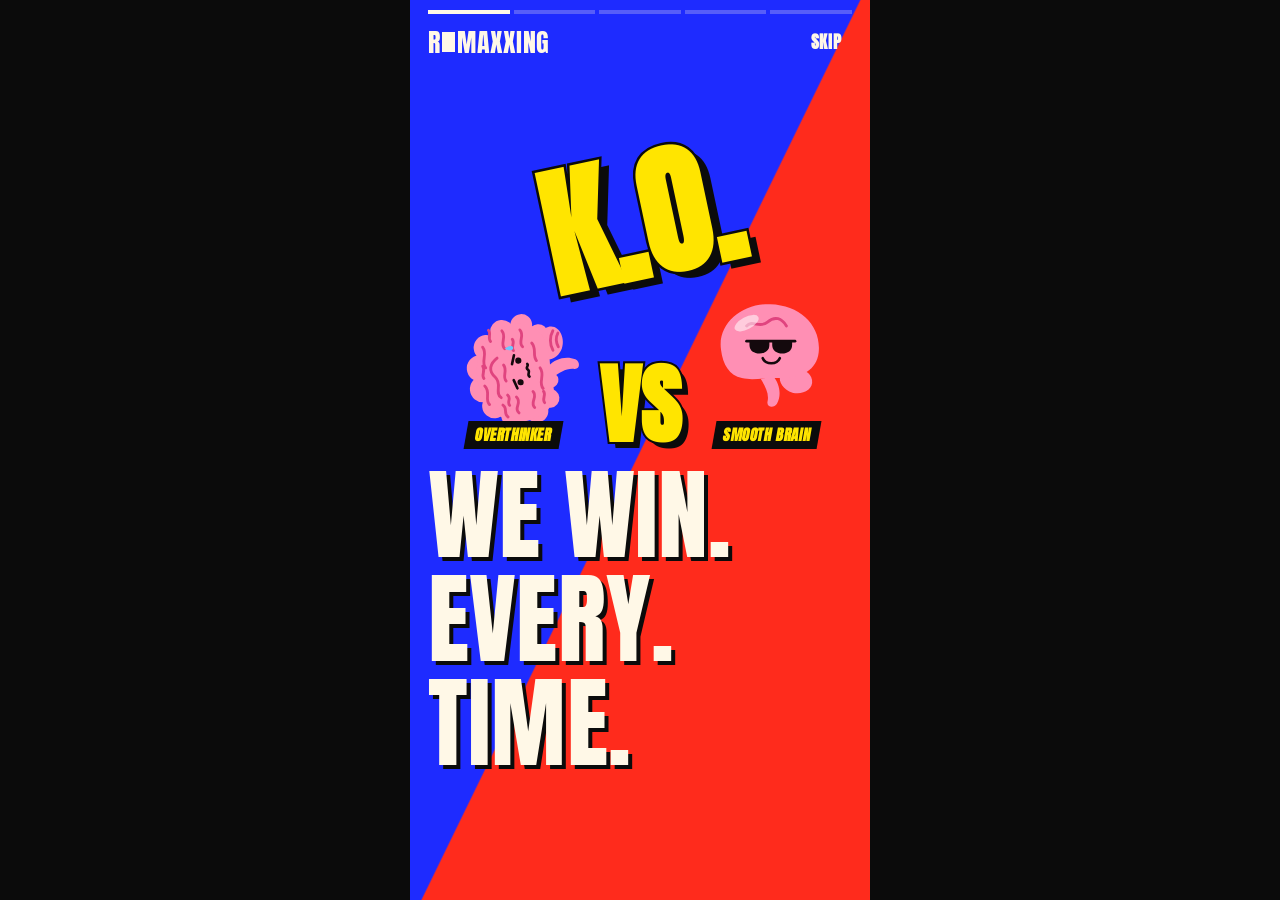
<file: index.html>
<!doctype html>
<html lang="en">
<head>
  <meta charset="utf-8">
  <meta name="viewport" content="width=device-width, initial-scale=1, viewport-fit=cover">
  <title>R-MAXXING</title>
  <meta name="description" content="Brother. How wrinkled is your brain? 7 questions. Don't think about it.">
  <meta name="robots" content="noindex">
  <meta name="theme-color" content="#0B0B0B">
  <meta property="og:title" content="Brother. How wrinkled is your brain?">
  <meta property="og:description" content="7 questions. Don't think about it.">
  <!-- Link previews need an absolute URL here once the domain is live. -->
  <meta property="og:url" content="https://corpslore.github.io/r-maxxing/">
  <meta property="og:image" content="https://corpslore.github.io/r-maxxing/assets/og.png">
  <meta name="twitter:card" content="summary_large_image">
  <link rel="manifest" href="manifest.webmanifest">
  <link rel="icon" href="assets/icons/icon-192.png">
  <link rel="apple-touch-icon" href="assets/icons/apple-touch-icon.png">
  <link rel="preload" href="assets/fonts/anton.woff2" as="font" type="font/woff2" crossorigin>
  <link rel="stylesheet" href="src/styles.css">
</head>
<body>
  <div id="app" class="app"></div>
  <div id="toast" class="toast" role="status" aria-live="polite"></div>
  <noscript>Brother. This needs JavaScript.</noscript>
  <script type="module" src="src/app.js"></script>
</body>
</html>
</file>
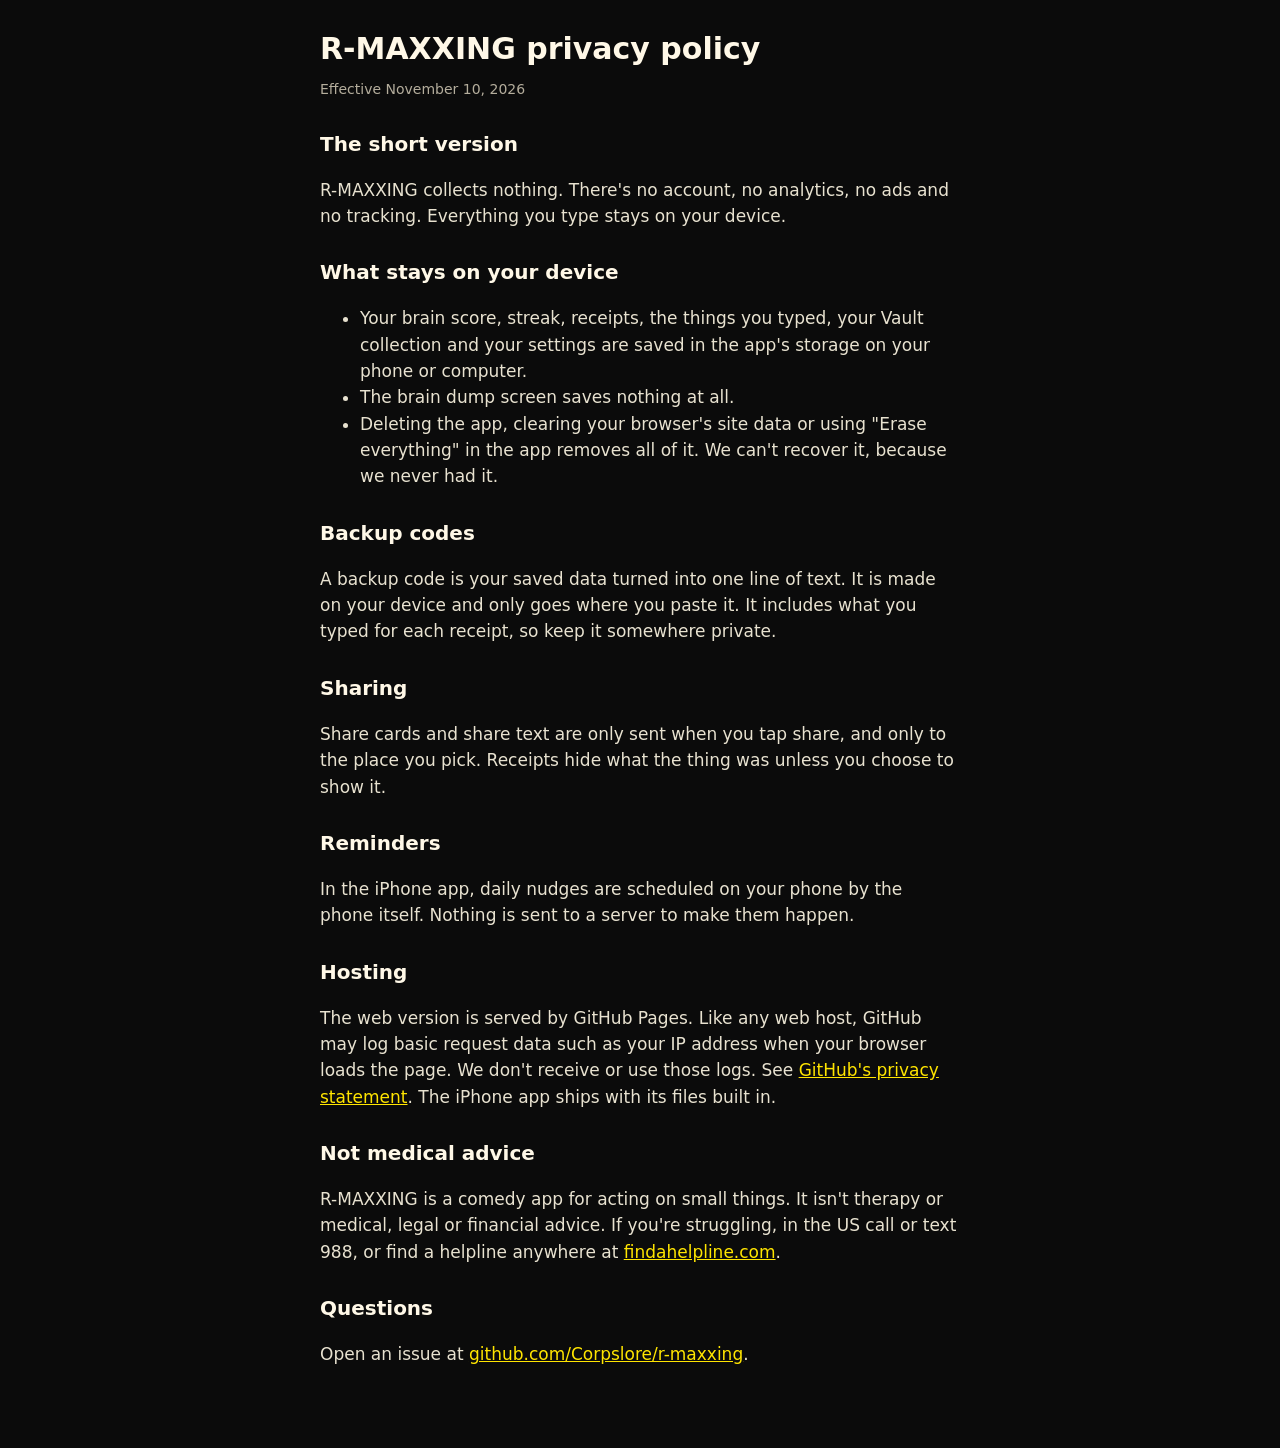
<file: privacy.html>
<!doctype html>
<html lang="en">
<head>
  <meta charset="utf-8">
  <meta name="viewport" content="width=device-width, initial-scale=1">
  <title>R-MAXXING privacy policy</title>
  <style>
    :root { color-scheme: dark; }
    body { margin: 0; background: #0B0B0B; color: #FFF8E7; font: 17px/1.55 system-ui, -apple-system, "Segoe UI", sans-serif; }
    main { max-width: 640px; margin: 0 auto; padding: 32px 16px 64px; }
    h1 { font-size: 30px; line-height: 1.1; margin: 0 0 6px; }
    h2 { font-size: 20px; margin: 28px 0 6px; }
    p, li { color: #E8E2D0; }
    .date { color: #B4AD9C; font-size: 14px; }
    a { color: #FFE500; }
  </style>
</head>
<body>
<main>
  <h1>R-MAXXING privacy policy</h1>
  <p class="date">Effective November 10, 2026</p>

  <h2>The short version</h2>
  <p>R-MAXXING collects nothing. There's no account, no analytics, no ads and no tracking. Everything you type stays on your device.</p>

  <h2>What stays on your device</h2>
  <ul>
    <li>Your brain score, streak, receipts, the things you typed, your Vault collection and your settings are saved in the app's storage on your phone or computer.</li>
    <li>The brain dump screen saves nothing at all.</li>
    <li>Deleting the app, clearing your browser's site data or using "Erase everything" in the app removes all of it. We can't recover it, because we never had it.</li>
  </ul>

  <h2>Backup codes</h2>
  <p>A backup code is your saved data turned into one line of text. It is made on your device and only goes where you paste it. It includes what you typed for each receipt, so keep it somewhere private.</p>

  <h2>Sharing</h2>
  <p>Share cards and share text are only sent when you tap share, and only to the place you pick. Receipts hide what the thing was unless you choose to show it.</p>

  <h2>Reminders</h2>
  <p>In the iPhone app, daily nudges are scheduled on your phone by the phone itself. Nothing is sent to a server to make them happen.</p>

  <h2>Hosting</h2>
  <p>The web version is served by GitHub Pages. Like any web host, GitHub may log basic request data such as your IP address when your browser loads the page. We don't receive or use those logs. See <a href="https://docs.github.com/en/site-policy/privacy-policies/github-general-privacy-statement">GitHub's privacy statement</a>. The iPhone app ships with its files built in.</p>

  <h2>Not medical advice</h2>
  <p>R-MAXXING is a comedy app for acting on small things. It isn't therapy or medical, legal or financial advice. If you're struggling, in the US call or text 988, or find a helpline anywhere at <a href="https://findahelpline.com">findahelpline.com</a>.</p>

  <h2>Questions</h2>
  <p>Open an issue at <a href="https://github.com/Corpslore/r-maxxing/issues">github.com/Corpslore/r-maxxing</a>.</p>
</main>
</body>
</html>
</file>
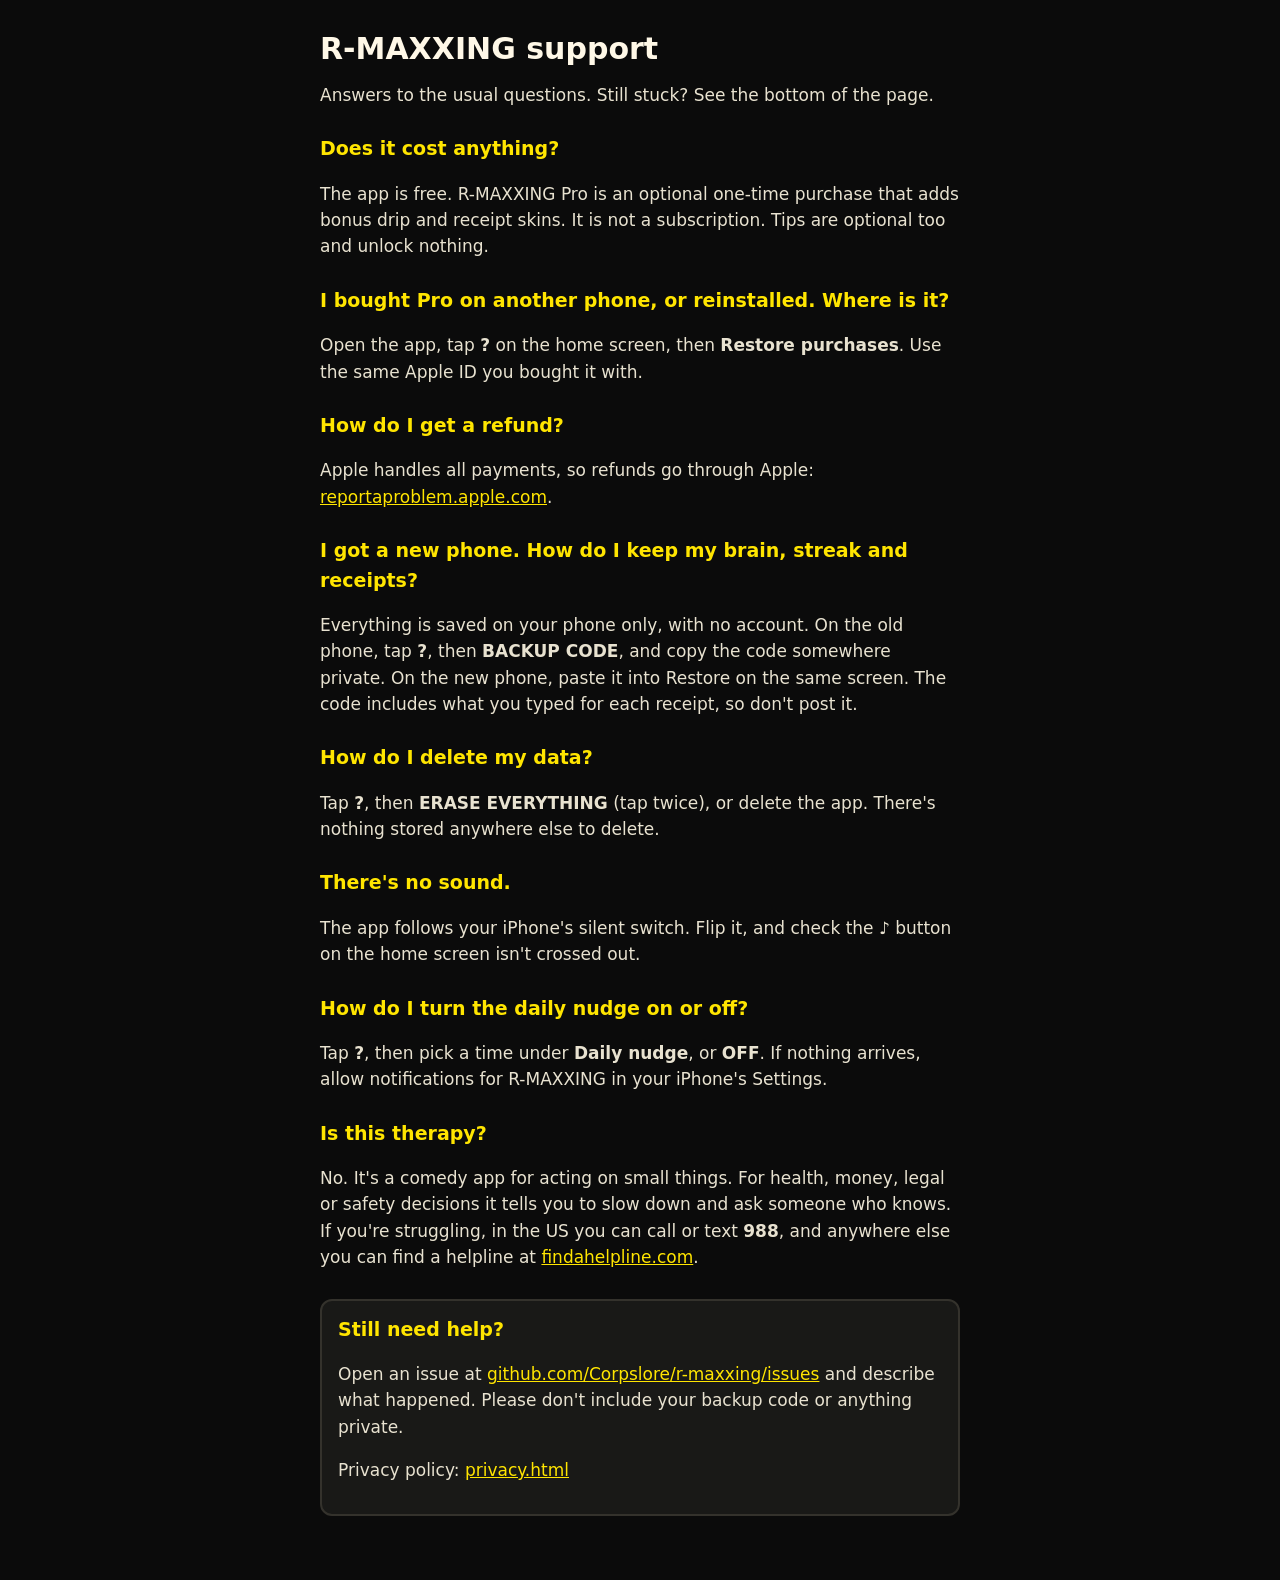
<file: support.html>
<!doctype html>
<html lang="en">
<head>
  <meta charset="utf-8">
  <meta name="viewport" content="width=device-width, initial-scale=1">
  <title>R-MAXXING support</title>
  <style>
    :root { color-scheme: dark; }
    body { margin: 0; background: #0B0B0B; color: #FFF8E7; font: 17px/1.55 system-ui, -apple-system, "Segoe UI", sans-serif; }
    main { max-width: 640px; margin: 0 auto; padding: 32px 16px 64px; }
    h1 { font-size: 30px; line-height: 1.1; margin: 0 0 6px; }
    h2 { font-size: 19px; margin: 26px 0 4px; color: #FFE500; }
    p, li { color: #E8E2D0; }
    a { color: #FFE500; }
    .box { margin-top: 28px; padding: 14px 16px; border-radius: 12px; background: #191917; border: 2px solid #34322C; }
  </style>
</head>
<body>
<main>
  <h1>R-MAXXING support</h1>
  <p>Answers to the usual questions. Still stuck? See the bottom of the page.</p>

  <h2>Does it cost anything?</h2>
  <p>The app is free. R-MAXXING Pro is an optional one-time purchase that adds bonus drip and receipt skins. It is not a subscription. Tips are optional too and unlock nothing.</p>

  <h2>I bought Pro on another phone, or reinstalled. Where is it?</h2>
  <p>Open the app, tap <b>?</b> on the home screen, then <b>Restore purchases</b>. Use the same Apple ID you bought it with.</p>

  <h2>How do I get a refund?</h2>
  <p>Apple handles all payments, so refunds go through Apple: <a href="https://reportaproblem.apple.com">reportaproblem.apple.com</a>.</p>

  <h2>I got a new phone. How do I keep my brain, streak and receipts?</h2>
  <p>Everything is saved on your phone only, with no account. On the old phone, tap <b>?</b>, then <b>BACKUP CODE</b>, and copy the code somewhere private. On the new phone, paste it into Restore on the same screen. The code includes what you typed for each receipt, so don't post it.</p>

  <h2>How do I delete my data?</h2>
  <p>Tap <b>?</b>, then <b>ERASE EVERYTHING</b> (tap twice), or delete the app. There's nothing stored anywhere else to delete.</p>

  <h2>There's no sound.</h2>
  <p>The app follows your iPhone's silent switch. Flip it, and check the ♪ button on the home screen isn't crossed out.</p>

  <h2>How do I turn the daily nudge on or off?</h2>
  <p>Tap <b>?</b>, then pick a time under <b>Daily nudge</b>, or <b>OFF</b>. If nothing arrives, allow notifications for R-MAXXING in your iPhone's Settings.</p>

  <h2>Is this therapy?</h2>
  <p>No. It's a comedy app for acting on small things. For health, money, legal or safety decisions it tells you to slow down and ask someone who knows. If you're struggling, in the US you can call or text <b>988</b>, and anywhere else you can find a helpline at <a href="https://findahelpline.com">findahelpline.com</a>.</p>

  <div class="box">
    <h2 style="margin-top:0">Still need help?</h2>
    <p>Open an issue at <a href="https://github.com/Corpslore/r-maxxing/issues">github.com/Corpslore/r-maxxing/issues</a> and describe what happened. Please don't include your backup code or anything private.</p>
    <p>Privacy policy: <a href="privacy.html">privacy.html</a></p>
  </div>
</main>
</body>
</html>
</file>
<file: src/styles.css>
@font-face {
  font-family: "Anton";
  src: url("../assets/fonts/anton.woff2") format("woff2");
  font-weight: 400;
  font-display: swap;
}
@font-face {
  font-family: "Bricolage Grotesque";
  src: url("../assets/fonts/bricolage.woff2") format("woff2");
  font-weight: 200 800;
  font-display: swap;
}
@font-face {
  font-family: "DM Mono";
  src: url("../assets/fonts/dm-mono-500.woff2") format("woff2");
  font-weight: 500;
  font-display: swap;
}

/* One rule for the loudness: one giant idea per screen, and nothing else fighting it. */
:root {
  --black: #0B0B0B;
  --white: #FFF8E7;
  --sun: #FFE500;
  --pink: #FF3D8B;
  --red: #FF2B1C;
  --bg: var(--black);
  --fg: var(--white);
  --mute: #B4AD9C;
  --line: #34322C;
  --raised: #191917;
  --btn-bg: var(--white);
  --btn-fg: var(--black);
  --btn-sh: #7E786A;
  --mega-bg: var(--red);
  --mega-fg: #fff;
  --mega-sh: #8E0F06;
  --safe-b: env(safe-area-inset-bottom, 0px);
  --safe-t: env(safe-area-inset-top, 0px);
  color-scheme: dark;
}
[data-tone="sun"] { --bg: #FFE500; --fg: #0B0B0B; --mute: #4F4800; --line: #0B0B0B; --raised: #FFF27A; --btn-bg: #0B0B0B; --btn-fg: #FFE500; --btn-sh: #7A6E00; --mega-bg: #FF2B1C; --mega-fg: #fff; --mega-sh: #8E0F06; color-scheme: light; }
[data-tone="pink"] { --bg: #FF3D8B; --fg: #0B0B0B; --mute: #4D0B28; --line: #0B0B0B; --raised: #FF74AB; --btn-bg: #0B0B0B; --btn-fg: #FFE500; --btn-sh: #8F1E4D; --mega-bg: #FFE500; --mega-fg: #0B0B0B; --mega-sh: #8F8100; color-scheme: light; }
[data-tone="blue"] { --bg: #1E2BFF; --fg: #FFF8E7; --mute: #CDD1FF; --line: #FFF8E7; --raised: #3743FF; --btn-bg: #FFF8E7; --btn-fg: #0B0B0B; --btn-sh: #8A8FD0; --mega-bg: #FFE500; --mega-fg: #0B0B0B; --mega-sh: #8F8100; }
[data-tone="lime"] { --bg: #7CFF4F; --fg: #0B0B0B; --mute: #2C5C1A; --line: #0B0B0B; --raised: #B4FF97; --btn-bg: #0B0B0B; --btn-fg: #7CFF4F; --btn-sh: #3E8A24; --mega-bg: #FF3D8B; --mega-fg: #0B0B0B; --mega-sh: #8F1E4D; color-scheme: light; }
[data-tone="orange"] { --bg: #FF7A00; --fg: #0B0B0B; --mute: #5C2C00; --line: #0B0B0B; --raised: #FFA64D; --btn-bg: #0B0B0B; --btn-fg: #FF7A00; --btn-sh: #8A4200; --mega-bg: #FFE500; --mega-fg: #0B0B0B; --mega-sh: #8F8100; color-scheme: light; }
[data-tone="calm"] { --bg: #15171A; --fg: #F0EFEA; --mute: #B0B2B6; --line: #3A3D42; --raised: #1F2226; --btn-bg: #F0EFEA; --btn-fg: #15171A; --btn-sh: transparent; }

* { box-sizing: border-box; -webkit-tap-highlight-color: transparent; }
html, body { margin: 0; height: 100%; }
html { background: var(--bg); }
body {
  background: var(--bg);
  color: var(--fg);
  font-family: "Bricolage Grotesque", system-ui, -apple-system, "Segoe UI", sans-serif;
  font-size: 18px;
  line-height: 1.35;
  font-weight: 700;
  -webkit-font-smoothing: antialiased;
  overscroll-behavior: none;
  overflow-x: hidden;
}
button, textarea { font: inherit; color: inherit; }
button { background: none; border: 0; padding: 0; cursor: pointer; touch-action: manipulation; }
h1, h2, h3, p { margin: 0; }
h1:focus { outline: none; }
:focus-visible { outline: 3px solid var(--pink); outline-offset: 3px; border-radius: 6px; }

/* Clip sideways only: a headline slamming in at 2.4x is ~850px wide for a frame, and on a phone that widens the
   whole page (body's overflow-x alone doesn't stop it). clip, unlike hidden, leaves vertical scrolling alone. */
.app { max-width: 460px; min-height: 100dvh; margin: 0 auto; display: flex; flex-direction: column; overflow-x: clip; }
.shake { animation: shake .42s cubic-bezier(.36, .07, .19, .97); }
@keyframes shake {
  10%, 90% { transform: translate(-3px, 1px) rotate(-.4deg); }
  20%, 80% { transform: translate(6px, -2px) rotate(.6deg); }
  30%, 50%, 70% { transform: translate(-11px, 3px) rotate(-1deg); }
  40%, 60% { transform: translate(11px, -3px) rotate(1deg); }
}

.screen {
  flex: 1;
  display: flex;
  flex-direction: column;
  padding: 12px 18px 14px;
  animation: rise .18s ease both;
}
@keyframes rise { from { opacity: 0; transform: translateY(6px); } to { opacity: 1; transform: none; } }

/* ---------- big type ---------- */
.fit { width: 100%; font-family: "Anton", Impact, sans-serif; font-weight: 400; text-transform: uppercase; }
.fit > span { display: block; width: max-content; white-space: nowrap; line-height: 1.04; letter-spacing: .002em; }
.fit-center > span { margin-inline: auto; }
.slam > span { animation: slam .34s cubic-bezier(.2, 1.5, .4, 1) both; animation-delay: calc(var(--i, 0) * 80ms); transform-origin: left center; }
.fit-center.slam > span { transform-origin: center; }
@keyframes slam { 0% { opacity: 0; transform: scale(2.4) rotate(-3deg); } 100% { opacity: 1; transform: none; } }

.sub { color: var(--mute); margin-top: 12px; font-size: 18px; text-wrap: pretty; }
.eyebrow { font-family: "DM Mono", ui-monospace, monospace; font-weight: 500; font-size: 13px; letter-spacing: .04em; text-transform: uppercase; color: var(--mute); }
.center-text { text-align: center; }
.plain { font-size: 34px; line-height: 1.1; font-weight: 800; letter-spacing: -.02em; }

/* ---------- logo ---------- */
.wordmark { display: inline-flex; align-items: center; font-family: "Anton", Impact, sans-serif; font-weight: 400; font-size: 32px; line-height: 1; letter-spacing: .01em; }
.cbar { display: inline-block; width: .5em; height: .78em; margin: 0 .08em; background: currentColor; }

/* ---------- buttons ---------- */
.btn {
  display: block;
  width: 100%;
  min-height: 62px;
  padding: 14px 20px;
  border-radius: 14px;
  background: var(--btn-bg);
  color: var(--btn-fg);
  box-shadow: 0 5px 0 var(--btn-sh);
  font-family: "Anton", Impact, sans-serif;
  font-weight: 400;
  font-size: 24px;
  line-height: 1.1;
  letter-spacing: .015em;
  text-align: center;
  text-transform: uppercase;
  transition: transform .08s ease, box-shadow .08s ease;
}
.btn:active { transform: translateY(4px); box-shadow: 0 1px 0 var(--btn-sh); }
.btn[disabled] { opacity: .25; cursor: default; }
.btn.ghost { background: transparent; color: var(--fg); box-shadow: inset 0 0 0 3px var(--fg); }
.btn.ghost:active { transform: translateY(2px); box-shadow: inset 0 0 0 3px var(--fg); }
.btn + .btn, .btn + .link { margin-top: 12px; }
.mega {
  min-height: 78px;
  font-size: 29px;
  background: var(--mega-bg);
  color: var(--mega-fg);
  box-shadow: 0 8px 0 var(--mega-sh);
  margin-bottom: 8px;
}
.mega:active { transform: translateY(6px); box-shadow: 0 2px 0 var(--mega-sh); }
a.btn { text-decoration: none; }
.link { display: block; margin: 12px auto 0; padding: 8px 10px; color: var(--mute); font-size: 16px; text-decoration: underline; text-underline-offset: 3px; }
.choice {
  display: block;
  width: 100%;
  min-height: 60px;
  padding: 13px 18px;
  border-radius: 14px;
  background: var(--raised);
  box-shadow: inset 0 0 0 3px var(--line);
  text-align: left;
  font-family: "Anton", Impact, sans-serif;
  font-weight: 400;
  font-size: 22px;
  line-height: 1.15;
  letter-spacing: .015em;
  text-transform: uppercase;
  transition: transform .08s ease;
}
.choice:active { transform: scale(.97) rotate(-.6deg); }
.choice + .choice { margin-top: 10px; }
.choice.soft { font-family: "Bricolage Grotesque", sans-serif; font-weight: 800; font-size: 18px; letter-spacing: -.01em; text-transform: none; }
.pair { display: grid; grid-template-columns: 1fr 1fr; gap: 10px; }
.pair .btn { margin: 0; }

/* ---------- steps ---------- */
.step { flex: 1; display: flex; flex-direction: column; padding: calc(8px + var(--safe-t)) 18px calc(16px + var(--safe-b)); animation: rise .18s ease both; min-height: 100dvh; }
.step-top { display: flex; align-items: center; gap: 8px; height: 44px; margin-bottom: 14px; flex: none; }
.icon { width: 44px; height: 44px; font-size: 26px; line-height: 1; flex: none; font-weight: 800; }
.bar { flex: 1; height: 8px; background: color-mix(in srgb, var(--fg) 16%, transparent); overflow: hidden; }
.bar i { display: block; height: 100%; background: var(--fg); transition: width .25s ease; }
.step-body { flex: 1; min-width: 0; }
.step-body.center { display: flex; flex-direction: column; justify-content: center; }
.step-foot { padding-top: 16px; }
.inline-foot { margin-top: 18px; }

.field {
  display: block;
  width: 100%;
  margin-top: 18px;
  padding: 0 0 10px;
  border: 0;
  border-bottom: 5px solid var(--fg);
  border-radius: 0;
  background: transparent;
  font-size: 28px;
  line-height: 1.2;
  font-weight: 800;
  letter-spacing: -.02em;
  resize: none;
  outline: none;
  caret-color: var(--pink);
}
.field::placeholder { color: var(--mute); opacity: .55; }
.chips { display: flex; flex-wrap: wrap; gap: 8px; margin-top: 20px; }
.chip { padding: 10px 14px; border-radius: 999px; background: var(--raised); box-shadow: inset 0 0 0 2px var(--line); font-size: 15px; font-weight: 800; }
.choices { margin-top: 20px; }
.choices.two { display: grid; grid-template-columns: 1fr 1fr; gap: 10px; }
.choices.two .choice { margin: 0; font-size: 20px; }

/* ---------- fast lane and drafts ---------- */
.chip.on { background: var(--fg); color: var(--bg); box-shadow: none; }
.draft-card {
  display: grid;
  grid-template-columns: 1fr auto;
  gap: 2px 12px;
  align-items: center;
  width: 100%;
  margin-top: 16px;
  padding: 12px 14px;
  border-radius: 14px;
  background: var(--sun);
  color: #0B0B0B;
  text-align: left;
}
.draft-card .eyebrow { color: #4F4800; }
.draft-card strong { grid-column: 1; font-family: "Anton", Impact, sans-serif; font-weight: 400; font-size: 24px; letter-spacing: .02em; }
.draft-card .tag { grid-column: 2; grid-row: 1 / span 2; font-family: "Anton", Impact, sans-serif; font-size: 20px; padding: 7px 12px; border-radius: 10px; background: #0B0B0B; color: #FFE500; }
.dread-row { margin-top: 18px; }
.dread-pills { display: grid; grid-template-columns: repeat(4, 1fr); gap: 6px; margin-top: 8px; }
.pill-btn { min-height: 44px; border-radius: 10px; box-shadow: inset 0 0 0 2px var(--line); font-family: "Anton", Impact, sans-serif; font-size: 15px; letter-spacing: .03em; }
.pill-btn[aria-pressed="true"] { background: var(--pink); color: #0B0B0B; box-shadow: none; }
/* One swipeable row, so the send button stays on screen. */
.draft-kinds { margin: 12px -18px 0; padding: 2px 18px 4px; flex-wrap: nowrap; overflow-x: auto; scrollbar-width: none; }
.draft-kinds::-webkit-scrollbar { display: none; }
.draft-kinds .chip { flex: none; font-family: "Anton", Impact, sans-serif; font-weight: 400; font-size: 14px; letter-spacing: .03em; padding: 8px 11px; }
.name-field { display: block; width: 100%; margin-top: 14px; padding: 10px 12px; border: 0; border-radius: 10px; background: var(--raised); box-shadow: inset 0 0 0 2px var(--line); color: var(--fg); font: 700 17px "Bricolage Grotesque", system-ui, sans-serif; outline: none; }
.name-field:focus, .draft-box:focus { box-shadow: inset 0 0 0 3px var(--pink); }
.draft-box { display: block; width: 100%; margin-top: 10px; padding: 12px; border: 0; border-radius: 12px; background: #FFFDF5; color: #0B0B0B; font: 600 18px/1.4 "Bricolage Grotesque", system-ui, sans-serif; resize: vertical; outline: none; }
.draft-tools { display: flex; flex-wrap: wrap; justify-content: flex-end; gap: 0 14px; }
.draft-tools .link { margin: 4px 0 0; font-size: 15px; }
.draft-tools .link.on { color: var(--fg); font-weight: 800; }
.words-link { margin-top: 14px; text-align: left; margin-left: 0; }
.draft-note { margin-top: 4px; font-weight: 800; font-size: 15px; color: var(--pink); }
.step-foot .pair { margin-top: 12px; }
.step-foot .pair .btn { min-height: 52px; font-size: 19px; display: flex; align-items: center; justify-content: center; text-decoration: none; }
.draft-mini { margin: 14px auto 0; max-width: 340px; padding: 10px 12px; border-radius: 12px; background: rgba(11, 11, 11, .08); font-size: 15px; font-weight: 600; text-align: left; user-select: text; }
.draft-mini .link { margin: 4px 0 0; padding: 4px 0; }

/* ---------- ticker ---------- */
.ticker { flex: none; overflow: hidden; background: var(--sun); color: var(--black); font-family: "Anton", Impact, sans-serif; font-size: 16px; line-height: 30px; height: 30px; letter-spacing: .03em; text-transform: uppercase; padding-top: var(--safe-t); box-sizing: content-box; }
.ticker > div { display: inline-block; white-space: nowrap; animation: ticker 70s linear infinite; }
@keyframes ticker { to { transform: translateX(-50%); } }

/* ---------- home ---------- */
.top { display: flex; align-items: center; justify-content: space-between; min-height: 40px; }
.top .wordmark { font-size: 38px; }
.top-actions { display: flex; gap: 8px; }
.mini { width: 36px; height: 36px; border-radius: 10px; box-shadow: inset 0 0 0 2px var(--line); color: var(--fg); font-weight: 800; }
.mini.is-off { color: var(--mute); text-decoration: line-through; }
.hero { flex: 1; display: flex; flex-direction: column; align-items: center; justify-content: center; text-align: center; padding: 2px 0 12px; min-height: 240px; }
.hero-brain { position: relative; width: min(52vw, 196px); }
.brain { display: block; width: 100%; height: auto; overflow: visible; }
.wobble { animation: wobble 2.4s ease-in-out infinite; transform-origin: 50% 80%; }
@keyframes wobble { 0%, 100% { transform: rotate(-3deg); } 50% { transform: rotate(3deg) translateY(-3px); } }
.sticker { position: absolute; right: -44px; top: -6px; width: 84px; height: 84px; animation: spin 11s linear infinite; }
.sticker circle { fill: var(--pink); }
.sticker text { font-family: "Anton", Impact, sans-serif; font-size: 13.6px; letter-spacing: .03em; fill: #0B0B0B; }
@keyframes spin { to { transform: rotate(360deg); } }
.score { font-family: "Anton", Impact, sans-serif; font-weight: 400; font-size: 58px; line-height: 1; margin-top: 8px; }
.score small { font-size: 21px; letter-spacing: .02em; }
.stat-bars { width: 100%; display: grid; grid-template-columns: 1fr 1fr; gap: 12px; margin-top: 10px; }
.stat-bar b { display: block; font-family: "Anton", Impact, sans-serif; font-weight: 400; font-size: 17px; letter-spacing: .03em; text-align: left; }
.stat-bar span { display: block; height: 9px; background: color-mix(in srgb, var(--fg) 16%, transparent); margin-top: 3px; }
.stat-bar i { display: block; height: 100%; background: var(--fg); transition: width .6s ease; }
.stat-bar:first-child i { background: var(--pink); }
[data-tone="sun"] .stat-bar i, [data-tone="sun"] .stat-bar:first-child i { background: #0B0B0B; }
.daily {
  display: grid;
  grid-template-columns: 1fr auto;
  gap: 2px 12px;
  align-items: center;
  width: 100%;
  margin-top: 8px;
  padding: 11px 14px;
  border-radius: 14px;
  background: var(--raised);
  box-shadow: inset 0 0 0 3px var(--line);
  text-align: left;
}
.daily strong { grid-column: 1; font-size: 17px; font-weight: 800; line-height: 1.15; letter-spacing: -.01em; }
.daily .tag { grid-column: 2; grid-row: 1 / span 2; font-family: "Anton", Impact, sans-serif; font-weight: 400; font-size: 20px; padding: 7px 12px; border-radius: 10px; background: var(--sun); color: #0B0B0B; }
.daily.done { opacity: .6; }
.daily.done .tag { background: transparent; color: var(--mute); box-shadow: inset 0 0 0 2px var(--line); }
.home-links { display: grid; grid-template-columns: 1fr 1fr; gap: 10px; margin-top: 10px; }
.mini-link { min-height: 42px; border-radius: 12px; font-family: "Anton", Impact, sans-serif; font-weight: 400; font-size: 18px; letter-spacing: .03em; color: var(--sun); box-shadow: inset 0 0 0 3px var(--sun); }

.brain .b-body, .brain .b-lobe { fill: #FF8FB4; }
.brain .b-lobe { transform-box: fill-box; transform-origin: center; transition: transform .9s cubic-bezier(.3, 1.4, .5, 1); }
.brain .b-fold { fill: none; stroke: #E0447F; stroke-width: 6; stroke-linecap: round; stroke-dasharray: 1; transition: stroke-dashoffset .7s ease, opacity .15s ease .6s; }
.brain .b-fold.off { opacity: 0; } /* A zero-length dash with a round cap still draws a dot. */
.brain .b-stripes { fill: none; stroke: #E0447F; stroke-width: 6; stroke-linecap: round; transition: opacity .5s ease; }
.brain .b-shine { fill: #fff; transition: opacity .9s ease; }
.brain .b-face { fill: #14090D; }
.brain .b-lines { fill: none; stroke: #14090D; stroke-width: 5.5; stroke-linecap: round; stroke-linejoin: round; }
.brain .b-bar { fill: none; stroke: #14090D; stroke-width: 6; stroke-linecap: round; }
.brain .b-drop { fill: #6CC8FF; }
.brain .b-shades { animation: shades-drop .5s cubic-bezier(.3, 1.6, .5, 1) both; }
@keyframes shades-drop { from { transform: translateY(-110px); opacity: 0; } to { transform: none; opacity: 1; } }
.boing { animation: boing .7s cubic-bezier(.3, 1.6, .5, 1); }
@keyframes boing { 0% { transform: scale(1); } 30% { transform: scale(1.14, .88); } 60% { transform: scale(.95, 1.06); } 100% { transform: scale(1); } }

/* ---------- tabs ---------- */
.tabs { position: sticky; bottom: 0; display: grid; grid-template-columns: repeat(4, 1fr); padding: 4px 12px calc(4px + var(--safe-b)); background: var(--bg); border-top: 3px solid var(--line); z-index: 2; }
.tab { min-height: 46px; color: var(--mute); font-family: "Anton", Impact, sans-serif; font-weight: 400; font-size: 19px; letter-spacing: .03em; }
.tab[aria-current="page"] { color: var(--sun); }

/* ---------- the opener ---------- */
.intro { position: relative; min-height: 100dvh; display: flex; flex-direction: column; padding: calc(10px + var(--safe-t)) 18px calc(16px + var(--safe-b)); overflow: hidden; }
.stories { display: flex; gap: 4px; height: 4px; flex: none; }
.stories i { flex: 1; position: relative; overflow: hidden; background: color-mix(in srgb, var(--fg) 25%, transparent); }
.stories i.done::after, .stories i.now::after { content: ''; position: absolute; inset: 0; background: var(--fg); }
.stories i.now::after { transform-origin: left; animation: story var(--dur) linear both; }
.stories.hold i.now::after { animation: none; transform: scaleX(.5); }
@keyframes story { from { transform: scaleX(0); } to { transform: scaleX(1); } }
.intro-top { display: flex; justify-content: space-between; align-items: center; margin-top: 10px; min-height: 36px; position: relative; z-index: 4; }
.intro-top .wordmark { font-size: 26px; }
.intro-skip { font-family: "Anton", Impact, sans-serif; font-size: 17px; letter-spacing: .05em; padding: 6px 10px; }
.intro-body { flex: 1; display: flex; flex-direction: column; justify-content: center; gap: 14px; padding: 8px 0; }
.tap-zone { position: absolute; inset: 64px 0 0; z-index: 3; cursor: pointer; }
.fit.stage2 > span { animation-delay: calc(1.3s + var(--i, 0) * 90ms); }
.intro-foot { font-size: 15px; font-weight: 800; opacity: .85; animation: rise .3s 2.6s ease both; }
.intro-cta { margin-top: 6px; }
.intro-links { display: flex; justify-content: space-between; gap: 12px; }
.intro-links .link { margin: 6px 0 0; padding: 8px 2px; font-size: 14.5px; white-space: nowrap; }

/* Card 1: the fight */
.intro-vs { background: linear-gradient(116deg, #1E2BFF 0 50%, #FF2B1C 50.2% 100%); color: #FFF8E7; }
.vs-scene { position: relative; display: grid; grid-template-columns: 1fr auto 1fr; align-items: end; min-height: min(36vh, 280px); padding-top: 70px; }
.fighter { display: flex; flex-direction: column; align-items: center; gap: 10px; }
.f-brain { width: min(30vw, 128px); }
.fighter.left .f-brain { animation: ko-fall .6s 1.25s cubic-bezier(.5, 0, .8, .4) both; }
.fighter.right .f-brain { animation: bob .45s ease-in-out infinite alternate; }
@keyframes ko-fall { to { transform: rotate(-96deg) translate(-26px, 6px); } }
@keyframes bob { to { transform: translateY(-8px); } }
.plate { font-family: "Anton", Impact, sans-serif; font-size: 15px; letter-spacing: .04em; background: #0B0B0B; color: #FFE500; padding: 4px 9px; transform: skewX(-10deg); }
.vs-mark { font-family: "Anton", Impact, sans-serif; font-size: 88px; line-height: 1; color: #FFE500; -webkit-text-stroke: 4px #0B0B0B; paint-order: stroke fill; text-shadow: 6px 6px 0 #0B0B0B; animation: vs-in .45s cubic-bezier(.2, 1.6, .4, 1) both; }
@keyframes vs-in { from { opacity: 0; transform: scale(3) rotate(-20deg); } to { opacity: 1; transform: none; } }
.ko { position: absolute; left: 50%; top: 18%; font-family: "Anton", Impact, sans-serif; font-size: clamp(96px, 32vw, 140px); line-height: 1; color: #FFE500; -webkit-text-stroke: 5px #0B0B0B; paint-order: stroke fill; text-shadow: 8px 8px 0 #0B0B0B; pointer-events: none; animation: ko-in .4s 1.15s cubic-bezier(.2, 1.6, .4, 1) both; }
@keyframes ko-in { from { opacity: 0; transform: translate(-50%, -50%) rotate(-12deg) scale(3); } to { opacity: 1; transform: translate(-50%, -50%) rotate(-12deg); } }
.intro-vs .fit > span { animation-delay: calc(1.5s + var(--i, 0) * 110ms); text-shadow: 4px 4px 0 #0B0B0B; }

/* Card 2: the spiral */
.spiral-wrap { position: relative; width: min(58vw, 230px); aspect-ratio: 1; margin: 0 auto; }
.spiral { position: absolute; inset: 0; width: 100%; height: 100%; animation: spin 1.4s linear infinite; }
.spiral path { fill: none; stroke: #0B0B0B; stroke-width: 7; stroke-linecap: round; }
.spiral-brain { position: absolute; inset: 24%; animation: spin 2.8s linear infinite reverse; }

/* Card 3: Everest */
.everest { position: relative; width: 100%; max-width: 380px; margin: 0 auto; aspect-ratio: 360 / 220; }
.everest svg { width: 100%; height: 100%; overflow: visible; }
.everest .flag { transform-box: fill-box; transform-origin: bottom center; animation: flag-up .35s 2.3s cubic-bezier(.2, 1.6, .4, 1) both; }
@keyframes flag-up { from { transform: scaleY(0); } to { transform: none; } }
.climber { position: absolute; width: 13%; left: 17%; top: 92%; transform: translate(-50%, -100%); animation: climb 2.3s cubic-bezier(.4, 0, .6, 1) both; }
@keyframes climb {
  0% { left: 17%; top: 92%; }
  25% { left: 27%; top: 70%; }
  30% { left: 28%; top: 72%; }
  55% { left: 39%; top: 46%; }
  60% { left: 40%; top: 48%; }
  100% { left: 54%; top: 15%; }
}

/* Card 4: the raccoon */
.raccoon-scene { width: calc(100% + 36px); margin: 0 -18px; max-height: min(40vh, 320px); }
.raccoon-scene .water { animation: flow .4s linear infinite; }
@keyframes flow { to { stroke-dashoffset: -38; } }
.raccoon-scene .speed path { stroke: #fff; stroke-width: 4; stroke-linecap: round; opacity: 0; animation: speed .55s linear infinite; }
@keyframes speed { 0% { opacity: 0; transform: translate(30px, 14px); } 30% { opacity: 1; } 100% { opacity: 0; transform: translate(-46px, -21px); } }
.raccoon-scene .spray circle { fill: #fff; animation: spray .6s ease-out infinite; }
@keyframes spray { from { opacity: 1; transform: none; } to { opacity: 0; transform: translate(var(--dx), var(--dy)); } }
.raccoon-scene .ride-in { animation: ride-in .7s cubic-bezier(.2, .9, .3, 1) both; }
@keyframes ride-in { from { transform: translate(-260px, 0); } to { transform: none; } }
.raccoon-scene .jitter { animation: jitter .12s steps(2) infinite; }
@keyframes jitter { 50% { transform: translate(.8px, -1.3px); } }

/* Card 5: the send-off */
.free-brain { width: min(40vw, 150px); margin: 0 auto; animation: bob .5s ease-in-out infinite alternate; }

.result-brain { width: min(36vw, 140px); margin: 6px auto 0; }
.q-fuse { flex: 1; height: 8px; background: color-mix(in srgb, var(--fg) 16%, transparent); overflow: hidden; }
.q-fuse i { display: block; height: 100%; background: var(--fg); transform-origin: left; animation: fuse 5s linear forwards; }
@keyframes fuse { to { transform: scaleX(0); } }
.pill { display: table; margin: 10px auto 0; padding: 6px 18px; background: var(--btn-bg); color: var(--btn-fg); font-family: "Anton", Impact, sans-serif; font-size: 26px; letter-spacing: .02em; transform: rotate(-2deg); }
.vs { display: table; margin: 10px auto 0; padding: 7px 12px; box-shadow: inset 0 0 0 3px var(--line); font-weight: 800; font-size: 15px; text-align: center; }

/* ---------- but what if ---------- */
.whine { font-size: 21px; font-weight: 800; line-height: 1.2; margin-bottom: 14px; text-wrap: balance; }

/* ---------- method ---------- */
.section-label { margin: 24px 0 10px; }
.rules { list-style: none; margin: 14px 0 0; padding: 0; }
.rule {
  display: grid;
  grid-template-columns: 34px 1fr;
  gap: 4px;
  width: 100%;
  padding: 11px 0;
  border-bottom: 3px solid var(--line);
  text-align: left;
  font-family: "Anton", Impact, sans-serif;
  font-weight: 400;
  font-size: 23px;
  line-height: 1.12;
  letter-spacing: .012em;
}
.rule .n { color: var(--pink); }
.rule.read { color: var(--mute); }
.packs { display: grid; grid-template-columns: 1fr 1fr; gap: 10px; }
.pack { min-height: 64px; padding: 12px 14px; border-radius: 14px; background: var(--raised); box-shadow: inset 0 0 0 3px var(--line); text-align: left; font-family: "Anton", Impact, sans-serif; font-weight: 400; font-size: 22px; letter-spacing: .02em; }
.lesson-why { margin-top: 14px; font-weight: 700; font-size: 18px; }
.lesson-test { margin-top: 14px; padding-left: 12px; border-left: 6px solid var(--fg); font-weight: 800; }
.src { margin-top: 14px; color: var(--mute); font-family: "DM Mono", ui-monospace, monospace; font-weight: 500; font-size: 12.5px; }

/* ---------- timer ---------- */
.clock { font-family: "Anton", Impact, sans-serif; font-size: clamp(120px, 40vw, 176px); line-height: 1; text-align: center; font-variant-numeric: tabular-nums; margin: 12px 0 6px; }
.plan { font-size: 24px; font-weight: 800; line-height: 1.15; letter-spacing: -.02em; text-align: center; text-wrap: balance; }

/* ---------- level up ---------- */
.levelup {
  position: fixed;
  inset: 0;
  z-index: 8;
  display: flex;
  align-items: center;
  padding: 18px;
  background: var(--sun);
  color: #0B0B0B;
  cursor: pointer;
  transition: opacity .24s ease, transform .24s ease;
}
.levelup.sad { background: #0B0B0B; color: #FFF8E7; }
.levelup .fit { max-width: 424px; margin: 0 auto; }
.levelup.out { opacity: 0; transform: scale(1.3); }
.rain { position: fixed; inset: 0; z-index: 9; overflow: hidden; pointer-events: none; }
.rain > span { position: absolute; top: -90px; display: block; animation: fall 1.4s cubic-bezier(.4, .1, .7, 1) forwards; }
@keyframes fall { to { transform: translateY(115vh) rotate(var(--spin)); } }

/* ---------- close ---------- */
.close { padding-bottom: 0; }
.close-head { display: flex; align-items: center; justify-content: center; gap: 14px; }
.close-head > div:first-child { width: 96px; flex: none; }
.close-head .score { font-size: 46px; margin: 0; }
.close-head .score small { font-size: 18px; }
.delta { font-family: "Anton", Impact, sans-serif; color: var(--sun); font-size: 19px; letter-spacing: .03em; margin-top: 2px; }
.close-line { text-align: center; font-weight: 800; margin-top: 6px; font-size: 16px; text-wrap: balance; }
.close-foot { position: sticky; bottom: 0; margin: 0 -18px; padding: 8px 18px calc(10px + var(--safe-b)); background: var(--bg); }
.close-foot .mega { min-height: 62px; font-size: 25px; }
.close-foot .btn.ghost { min-height: 48px; font-size: 20px; padding: 8px 20px; margin-top: 6px; }

/* ---------- receipt ---------- */
.receipt {
  --tooth: 14px;
  margin: 10px 2px 2px;
  padding: 18px 18px 16px;
  background: #FFFDF5;
  color: #0B0B0B;
  font-family: "DM Mono", ui-monospace, monospace;
  font-weight: 500;
  font-size: 13.5px;
  line-height: 1.35;
  -webkit-mask: conic-gradient(from -45deg at bottom, #0000, #000 1deg 89deg, #0000 90deg) bottom / var(--tooth) 51% repeat-x,
                conic-gradient(from 135deg at top, #0000, #000 1deg 89deg, #0000 90deg) top / var(--tooth) 51% repeat-x;
  mask: conic-gradient(from -45deg at bottom, #0000, #000 1deg 89deg, #0000 90deg) bottom / var(--tooth) 51% repeat-x,
        conic-gradient(from 135deg at top, #0000, #000 1deg 89deg, #0000 90deg) top / var(--tooth) 51% repeat-x;
}
.r-title { text-align: center; }
.r-title .wordmark { font-size: 32px; }
.r-sub { text-align: center; color: #67624F; font-size: 12px; margin-top: 2px; }
.r-rows { margin: 10px 0; padding: 8px 0; border-top: 3px dashed #0B0B0B; border-bottom: 3px dashed #0B0B0B; }
.r-rows dl { margin: 0; }
.r-row { display: flex; justify-content: space-between; gap: 16px; padding: 2px 0; }
.r-row dt { color: #67624F; flex: none; }
.r-row dd { margin: 0; text-align: right; overflow-wrap: anywhere; }
.redact { display: inline-block; width: 120px; height: 14px; background: #0B0B0B; vertical-align: -2px; }
.r-big { font-family: "Anton", Impact, sans-serif; font-size: 50px; line-height: 1.05; text-align: center; }
.r-label { text-align: center; color: #67624F; font-size: 12px; }
.r-closer { text-align: center; margin-top: 8px; font-size: 11.5px; }
.toggle { display: flex; align-items: center; justify-content: center; gap: 8px; min-height: 36px; color: var(--mute); font-size: 15px; width: 100%; }
.toggle input { width: 20px; height: 20px; accent-color: var(--pink); margin: 0; }

.stats { display: grid; grid-template-columns: 1fr 1fr; gap: 10px; margin-top: 12px; }
.stat { padding: 12px 14px; border-radius: 14px; background: var(--raised); box-shadow: inset 0 0 0 3px var(--line); }
.stat b { display: block; font-family: "Anton", Impact, sans-serif; font-weight: 400; font-size: 25px; line-height: 1.08; letter-spacing: .012em; }
.stat span { display: block; color: var(--mute); font-size: 14px; margin-top: 3px; line-height: 1.2; }
.stat.wide { grid-column: span 2; background: var(--sun); box-shadow: none; color: #0B0B0B; }
.stat.wide b { font-size: 52px; }
.stat.wide span { color: #4F4800; }
.log { list-style: none; margin: 0; padding: 0; }
.log-item { display: grid; grid-template-columns: 1fr auto; gap: 2px 12px; width: 100%; padding: 11px 0; border-bottom: 3px solid var(--line); text-align: left; }
.log-item strong { font-weight: 800; font-size: 17px; line-height: 1.2; overflow-wrap: anywhere; }
.log-item span { color: var(--mute); font-size: 14px; grid-column: 1; }
.log-item em { font-style: normal; font-family: "DM Mono", ui-monospace, monospace; font-weight: 500; font-size: 13px; grid-column: 2; grid-row: 1 / span 2; align-self: center; }

/* ---------- moonwalk ---------- */
.moon-stage { cursor: pointer; overflow: hidden; }
.moon { width: 190px; margin: 22px auto; animation: moon-spin .7s ease-in-out both, moonwalk 2s .75s linear forwards; }
.moon .brain { transform: scaleX(-1); }
@keyframes moon-spin { from { transform: rotate(0); } to { transform: rotate(360deg); } }
@keyframes moonwalk {
  0% { transform: translate(0, 0); }
  10% { transform: translate(-30px, -8px); }
  20% { transform: translate(-60px, 0); }
  30% { transform: translate(-90px, -8px); }
  40% { transform: translate(-120px, 0); }
  50% { transform: translate(-150px, -8px); }
  60% { transform: translate(-180px, 0); }
  70% { transform: translate(-210px, -8px); }
  80% { transform: translate(-260px, 0); }
  100% { transform: translate(-460px, -8px); }
}

/* ---------- misc ---------- */
.quiet, .quiet * { animation: none !important; }
.prose { font-weight: 600; }
.prose p { margin-top: 12px; }
.prose h2 { font-family: "Anton", Impact, sans-serif; font-weight: 400; font-size: 24px; letter-spacing: .02em; margin-top: 26px; text-transform: uppercase; }
.prose .btn { margin-top: 10px; }
.help-links { margin-top: 24px; }
.help-number { margin-bottom: 12px; font-weight: 700; user-select: text; }

/* ---------- share fallback ---------- */
.sheet { position: fixed; inset: 0; z-index: 12; overflow-y: auto; padding: calc(16px + var(--safe-t)) 18px calc(16px + var(--safe-b)); background: rgba(11, 11, 11, .9); }
.sheet-card { max-width: 420px; margin: 0 auto; display: flex; flex-direction: column; gap: 10px; color: #FFF8E7; }
.sheet-card img { display: block; width: auto; max-width: 100%; max-height: 62vh; margin: 0 auto; border-radius: 14px; }
.sheet-hint { text-align: center; font-weight: 700; font-size: 15px; color: #B4AD9C; }
.sheet-card .btn { margin: 0; }
.sheet-card .btn.ghost { color: #FFF8E7; box-shadow: inset 0 0 0 3px #FFF8E7; }
.sheet-card .link { color: #B4AD9C; }
.sheet-text { width: 100%; min-height: 96px; padding: 10px; border: 2px solid #FFF8E7; border-radius: 10px; background: #191917; color: #FFF8E7; font: 500 14px "DM Mono", ui-monospace, monospace; resize: none; }
.burn { animation: burn .9s ease forwards; }
@keyframes burn { 40% { color: var(--red); } 100% { opacity: 0; filter: blur(12px); transform: translateY(-40px) scale(1.06); } }

.toast {
  position: fixed;
  left: 50%;
  bottom: calc(150px + var(--safe-b)); /* Clear of the big buttons at the bottom of most screens. */
  transform: translate(-50%, 12px);
  width: max-content;
  max-width: min(90vw, 400px);
  padding: 11px 15px;
  background: var(--sun);
  color: #0B0B0B;
  font-size: 15px;
  font-weight: 800;
  text-align: center;
  opacity: 0;
  pointer-events: none;
  transition: opacity .2s ease, transform .2s ease;
  z-index: 10;
}
.toast.on { opacity: 1; transform: translate(-50%, 0); }


/* ---------- progress: teaser, install, unlocks, vault, backup ---------- */
.tab { font-size: 17px; }
.teaser { display: grid; gap: 2px; width: 100%; margin-top: 10px; padding: 12px 14px; border-radius: 14px; background: var(--raised); box-shadow: inset 0 0 0 3px var(--line); text-align: left; }
.teaser b { font-family: "Anton", Impact, sans-serif; font-weight: 400; font-size: 18px; letter-spacing: .03em; color: var(--pink); }
.teaser span { font-weight: 700; font-size: 15px; color: var(--mute); }
.install-card { margin-top: 10px; padding: 14px; border-radius: 14px; background: var(--raised); box-shadow: inset 0 0 0 3px var(--sun); }
.install-card strong { font-family: "Anton", Impact, sans-serif; font-weight: 400; font-size: 22px; letter-spacing: .03em; color: var(--sun); }
.install-card p { margin: 6px 0 12px; font-weight: 600; font-size: 15px; }
.install-card .btn { min-height: 48px; font-size: 18px; padding: 8px 10px; }

.bars { display: block; height: 16px; width: 70%; margin: 4px 0; border-radius: 3px; background: repeating-linear-gradient(90deg, var(--line) 0 18px, transparent 18px 24px); }
.rule.locked, .pack.locked { color: var(--mute); }
.rule.locked small, .pack.locked small { display: block; font-family: "DM Mono", ui-monospace, monospace; font-size: 12.5px; letter-spacing: .04em; }
.pack.locked .bars { width: 80%; }

.legend-tag { margin-top: 8px; text-align: center; font-family: "Anton", Impact, sans-serif; font-size: 22px; letter-spacing: .04em; color: var(--sun); }
.forgiven { margin-top: 6px; text-align: center; font-size: 14px; font-weight: 700; color: var(--mute); }
.unlock-card { display: grid; gap: 2px; width: 100%; margin-top: 10px; padding: 12px 14px; border-radius: 14px; background: var(--sun); color: #0B0B0B; text-align: left; }
.unlock-card b { font-family: "DM Mono", ui-monospace, monospace; font-weight: 500; font-size: 12.5px; letter-spacing: .06em; }
.unlock-card span { font-family: "Anton", Impact, sans-serif; font-weight: 400; font-size: 21px; line-height: 1.1; letter-spacing: .02em; }
.unlock-card em { justify-self: start; margin-top: 6px; padding: 4px 10px; border-radius: 999px; background: #0B0B0B; color: var(--sun); font-style: normal; font-family: "Anton", Impact, sans-serif; font-size: 15px; letter-spacing: .04em; }
.receipt.gold { background: #FFE500; }
.receipt.gold .r-sub, .receipt.gold .r-label, .receipt.gold .r-row dt { color: #4F4800; }
.log .star { color: var(--sun); }

.vault-next { margin-top: 10px; color: var(--mute); font-weight: 700; font-size: 15px; }
.shelves { margin-top: 14px; }
.shelf { border-bottom: 3px solid var(--line); }
.shelf summary { display: flex; justify-content: space-between; align-items: baseline; gap: 12px; padding: 14px 0; cursor: pointer; list-style: none; }
.shelf summary::-webkit-details-marker { display: none; }
.shelf summary b { font-family: "Anton", Impact, sans-serif; font-weight: 400; font-size: 24px; letter-spacing: .02em; }
.shelf summary b::before { content: "+ "; color: var(--pink); }
.shelf[open] summary b::before { content: "− "; }
.shelf summary span { font-family: "DM Mono", ui-monospace, monospace; font-size: 15px; color: var(--sun); }
.shelf-note { margin: -4px 0 8px; color: var(--mute); font-size: 14px; font-weight: 600; }
.shelf-list { list-style: none; margin: 0 0 14px; padding: 0; display: grid; gap: 8px; }
.shelf-list li { font-weight: 700; font-size: 16px; line-height: 1.3; }
.shelf-list li.unfound .bars { width: 60%; margin: 0; height: 14px; }

.field.code { font-family: "DM Mono", ui-monospace, monospace; font-weight: 500; font-size: 13px; letter-spacing: 0; line-height: 1.4; word-break: break-all; border: 3px solid var(--line); border-radius: 12px; padding: 10px; resize: vertical; }


/* ---------- variety: poke, drip, celebrations, spin, timer ---------- */
.home-links.three { grid-template-columns: 1fr 1fr 1fr; gap: 8px; }
.home-links.three .mini-link { font-size: 15.5px; padding: 0 4px; }
.hero-brain { display: block; -webkit-tap-highlight-color: transparent; }
.bubble { position: absolute; left: 50%; top: -6px; z-index: 3; max-width: 230px; width: max-content; padding: 8px 12px; border-radius: 14px; background: #FFF8E7; color: #0B0B0B; font-weight: 800; font-size: 15px; line-height: 1.2; opacity: 0; transform: translate(-50%, 6px) scale(.9); pointer-events: none; transition: opacity .15s ease, transform .2s cubic-bezier(.3, 1.6, .5, 1); }
.bubble::after { content: ""; position: absolute; left: 50%; bottom: -7px; border: 8px solid transparent; border-top-color: #FFF8E7; border-bottom: 0; transform: translateX(-50%); }
.bubble.on { opacity: 1; transform: translate(-50%, -100%) scale(1); }
.brain.spin { animation: poke-spin .7s cubic-bezier(.3, 1.4, .5, 1); transform-origin: 50% 55%; }
.brain.squash { animation: squash .6s cubic-bezier(.3, 1.6, .5, 1); transform-origin: 50% 100%; }
.brain.jump { animation: jump .6s cubic-bezier(.3, 1.4, .5, 1); }
.brain.nope { animation: nope .5s ease-in-out; }
@keyframes poke-spin { to { transform: rotate(360deg); } }
@keyframes squash { 30% { transform: scale(1.25, .7); } 60% { transform: scale(.9, 1.12); } }
@keyframes jump { 40% { transform: translateY(-34px) rotate(-6deg); } 70% { transform: translateY(0) scale(1.08, .92); } }
@keyframes nope { 20%, 60% { transform: rotate(-9deg); } 40%, 80% { transform: rotate(9deg); } }
.b-prop { transform-box: fill-box; transform-origin: center; animation: prop-spin .5s linear infinite; }
@keyframes prop-spin { to { transform: scaleX(-1); } }
.b-halo { animation: halo-bob 2s ease-in-out infinite alternate; }
@keyframes halo-bob { to { transform: translateY(-5px); } }
.brain.tiny { width: 100%; }
.brain.ghost { opacity: .18; filter: grayscale(1); }

.rain.m-still > span { animation: none !important; }
.rain.m-burst > span { top: 45%; animation-name: burst; animation-timing-function: cubic-bezier(.2, .8, .4, 1); }
.rain.m-fountain > span { top: auto; bottom: -60px; animation-name: fountain; animation-timing-function: cubic-bezier(.3, .6, .6, 1); }
@keyframes burst { from { transform: translate(-50%, -50%) scale(.2); opacity: 1; } 80% { opacity: 1; } to { transform: translate(calc(-50% + var(--dx)), calc(-50% + var(--dy))) rotate(var(--spin)) scale(1); opacity: 0; } }
@keyframes fountain { 0% { transform: translate(-50%, 0); } 50% { transform: translate(calc(-50% + var(--x0)), -78vh) rotate(calc(var(--spin) / 2)); } 100% { transform: translate(calc(-50% + var(--x0) * 1.6), 12vh) rotate(var(--spin)); } }
.levelup.f-pink { background: #FF3D8B; }
.levelup.f-blue { background: #1E2BFF; color: #FFF8E7; }
.levelup.f-lime { background: #7CFF4F; }
.levelup.f-white { background: #FFF8E7; }

.drip-card { display: grid; grid-template-columns: 96px 1fr; gap: 12px; align-items: center; margin-top: 10px; padding: 12px; border-radius: 14px; background: var(--raised); box-shadow: inset 0 0 0 3px var(--pink); }
.drip-brain { padding-top: 26px; }
.drip-text { display: grid; gap: 2px; }
.drip-text b { font-family: "DM Mono", ui-monospace, monospace; font-weight: 500; font-size: 12.5px; letter-spacing: .06em; color: var(--pink); }
.drip-text strong { font-family: "Anton", Impact, sans-serif; font-weight: 400; font-size: 24px; letter-spacing: .02em; line-height: 1.05; }
.drip-text span { font-size: 14px; font-weight: 700; color: var(--mute); }
.drip-text .btn { margin-top: 8px; min-height: 42px; font-size: 17px; padding: 6px 12px; }
.closet { display: grid; grid-template-columns: repeat(3, 1fr); gap: 10px; margin-bottom: 14px; }
.closet-item { display: grid; gap: 4px; justify-items: center; padding: 26px 6px 8px; border-radius: 14px; background: var(--raised); box-shadow: inset 0 0 0 3px var(--line); text-align: center; }
.closet-item .brain { width: 70%; }
.closet-item span { font-family: "Anton", Impact, sans-serif; font-weight: 400; font-size: 13.5px; letter-spacing: .03em; line-height: 1.1; }
.closet-item.on { box-shadow: inset 0 0 0 3px var(--sun); }
.closet-item.on span { color: var(--sun); }
.closet-item.locked span { color: var(--mute); }

.reel { margin: 18px 0 8px; padding: 18px 14px; min-height: 120px; display: flex; align-items: center; justify-content: center; border-radius: 18px; background: var(--raised); box-shadow: inset 0 0 0 4px var(--fg); text-align: center; }
.reel p { font-size: 23px; font-weight: 800; line-height: 1.2; letter-spacing: -.01em; }
.reel.landed { animation: slam .35s cubic-bezier(.3, 1.6, .5, 1) both; }

.timer-brain { width: 92px; margin: 0 auto -4px; padding-top: 22px; }
.timer-brain.bob .brain { animation: bob .9s ease-in-out infinite alternate; }
.hype { min-height: 2.6em; margin-top: 4px; text-align: center; font-weight: 800; font-size: 17px; text-wrap: balance; }
.hype.in { animation: rise .35s ease both; }


/* ---------- pro, tips, receipt skins ---------- */
.pro-card { display: grid; grid-template-columns: 1fr auto; gap: 2px 12px; align-items: center; width: 100%; margin-top: 12px; padding: 14px; border-radius: 14px; background: linear-gradient(135deg, #FFE500, #FF3D8B); color: #0B0B0B; text-align: left; }
.pro-card b { font-family: "Anton", Impact, sans-serif; font-weight: 400; font-size: 22px; letter-spacing: .03em; }
.pro-card span { grid-column: 1; font-weight: 700; font-size: 14px; }
.pro-card i { grid-column: 2; grid-row: 1 / span 2; font-style: normal; font-family: "Anton", Impact, sans-serif; font-size: 18px; padding: 8px 12px; border-radius: 10px; background: #0B0B0B; color: #FFE500; }
.pro-box { margin-top: 14px; padding: 16px; border-radius: 18px; background: var(--raised); box-shadow: inset 0 0 0 3px var(--sun); }
.pro-box > b { display: block; font-family: "Anton", Impact, sans-serif; font-weight: 400; font-size: 28px; letter-spacing: .02em; color: var(--sun); }
.pro-box.owned span { display: block; margin-top: 6px; font-weight: 700; color: var(--mute); }
.pro-box ul { margin: 10px 0 14px; padding-left: 20px; font-weight: 700; }
.pro-box li { margin-top: 4px; }
.pro-preview { display: grid; grid-template-columns: repeat(3, 1fr); gap: 10px; padding: 26px 10px 0; }
.shop-h { margin-top: 26px; font-family: "Anton", Impact, sans-serif; font-weight: 400; font-size: 26px; letter-spacing: .02em; }
.shop-note { color: var(--mute); font-weight: 600; font-size: 15px; margin-top: 4px; }
.tips { display: grid; gap: 10px; margin-top: 12px; }
.tip { display: flex; justify-content: space-between; align-items: center; gap: 12px; min-height: 56px; padding: 10px 14px; border-radius: 14px; background: var(--raised); box-shadow: inset 0 0 0 3px var(--line); text-align: left; font-weight: 800; }
.tip b { font-family: "DM Mono", ui-monospace, monospace; font-weight: 500; color: var(--sun); white-space: nowrap; }
.tip:disabled { opacity: .5; }
.mock-note { margin-top: 8px; padding: 8px 12px; border-radius: 10px; background: #FF3D8B; color: #0B0B0B; font-weight: 800; font-size: 14px; }
.closet-label { margin: 4px 0 8px; font-family: "DM Mono", ui-monospace, monospace; font-size: 13px; letter-spacing: .05em; color: var(--sun); }
.closet-item.pro span { color: var(--sun); }
.skins { display: grid; grid-template-columns: repeat(3, 1fr); gap: 8px; margin-bottom: 14px; }
.skin-chip { display: grid; place-items: center; gap: 2px; min-height: 58px; padding: 6px; border-radius: 10px; background: var(--paper); color: var(--ink); font-family: "DM Mono", ui-monospace, monospace; font-weight: 500; font-size: 13px; box-shadow: inset 0 0 0 3px var(--line); }
.skin-chip.on { box-shadow: inset 0 0 0 4px var(--sun), 0 0 0 2px var(--bg); }
.skin-chip small { font-size: 10.5px; opacity: .8; }

.receipt.skin-neon { background: #0B0B0B; color: #7CFF4F; }
.receipt.skin-bubblegum { background: #FF8FB4; color: #0B0B0B; }
.receipt.skin-blueprint { background: #1E2BFF; color: #FFF8E7; }
.receipt.skin-kraft { background: #C9A574; color: #2B1D0E; }
.receipt.skin-neon .r-sub, .receipt.skin-neon .r-label, .receipt.skin-neon .r-row dt { color: #4FB833; }
.receipt.skin-bubblegum .r-sub, .receipt.skin-bubblegum .r-label, .receipt.skin-bubblegum .r-row dt { color: #6B1F3D; }
.receipt.skin-blueprint .r-sub, .receipt.skin-blueprint .r-label, .receipt.skin-blueprint .r-row dt { color: #CDD1FF; }
.receipt.skin-kraft .r-sub, .receipt.skin-kraft .r-label, .receipt.skin-kraft .r-row dt { color: #5C4325; }
.receipt[class*="skin-"] .r-rows { border-color: currentColor; }
.receipt[class*="skin-"] .redact { background: currentColor; }

/* Set by app.js when the platform freezes animations instead of running them. */
.no-anim *, .no-anim *::before, .no-anim *::after { animation: none !important; transition: none !important; }

/* ---------- first-run and day-2 ---------- */
.lower-better { margin-top: 6px; font-family: "DM Mono", ui-monospace, monospace; font-size: 12px; letter-spacing: .05em; color: var(--mute); }
.nudge-card { display: grid; gap: 4px; margin-top: 10px; padding: 12px 14px; border-radius: 14px; background: var(--raised); box-shadow: inset 0 0 0 3px var(--sun); }
.nudge-card b { font-family: "Anton", Impact, sans-serif; font-weight: 400; font-size: 21px; letter-spacing: .02em; color: var(--sun); }
.nudge-card span { font-size: 14px; font-weight: 700; color: var(--mute); }
.nudge-card .chips { margin-top: 8px; }

@media (prefers-reduced-motion: reduce) {
  /* Transitions off, not shortened: a short duration on every element turns ALL property changes into
     transitions, so fitAll() measured headlines at their old size and blew every line up to the max. */
  *, *::before, *::after { animation-duration: .01ms !important; animation-delay: 0s !important; animation-iteration-count: 1 !important; transition: none !important; }
  .q-fuse i { animation: none; }
}

/* Late-night quiet prompt on home, once, after 10 PM. */
.late-card { margin: 4px 0 10px; padding: 14px; border-radius: 14px; background: var(--raised); box-shadow: inset 0 0 0 3px var(--blue, #3BD1FF); }
.late-card strong { font-family: "Anton", Impact, sans-serif; font-weight: 400; font-size: 22px; letter-spacing: .03em; color: var(--blue, #3BD1FF); }
.late-card p { margin: 6px 0 12px; font-weight: 600; font-size: 15px; }
.late-card .btn { min-height: 48px; font-size: 18px; padding: 8px 10px; }

/* "What do we call you?" under the scan result and in About. */
.callme { margin-top: 14px; }
.callme .eyebrow { margin: 0 0 6px; text-align: center; }
.callme .chips { justify-content: center; }

.pro-pitch { margin: 6px 0 0; font-weight: 700; font-size: 15px; }
.bold-link, .hard-link { font-weight: 800; }
.hard-link { display: block; margin: 10px auto 0; }

/* The GO stays on screen on the long fast step and under the scan result. */
.pin-foot .step-foot, .step-foot.pinned { position: sticky; bottom: 0; z-index: 3; margin: 0 -18px; padding: 22px 18px calc(12px + var(--safe-b)); background: linear-gradient(to bottom, transparent, var(--bg) 20px); }
#thing, #move, #draft { overflow: hidden; resize: none; }

/* Day 2: yesterday's question, first thing on home. */
/* The big one's date: picked on its receipt or its card, asked about on the day. */
.date-card { display: grid; gap: 4px; margin-top: 10px; padding: 12px 14px; border-radius: 14px; background: var(--raised); box-shadow: inset 0 0 0 3px #9CA3FF; }
.date-card.bare { margin-top: 8px; padding: 0; background: none; box-shadow: none; }
.date-card b { font-family: "Anton", Impact, sans-serif; font-weight: 400; font-size: 24px; letter-spacing: .02em; color: #9CA3FF; }
.date-card > span { font-weight: 700; font-size: 15px; color: var(--mute); }
.date-card .chips { margin-top: 6px; }
.date-pick { display: grid; gap: 4px; margin-top: 8px; font-weight: 700; font-size: 14px; color: var(--mute); }
.date-pick input { min-height: 48px; font-size: 18px; }
.fu-sub { display: block; margin: 6px 0 0; font-weight: 700; font-size: 15px; color: var(--mute); }
.week-card { display: grid; gap: 2px; width: 100%; text-align: left; color: var(--fg); }
.week-card .court-go { margin-top: 6px; font-family: "Anton", Impact, sans-serif; font-size: 20px; letter-spacing: .04em; color: var(--pink, #FF3D8B); }
.week-line { margin: 4px 0 6px; font-weight: 800; font-size: 19px; line-height: 1.3; text-wrap: balance; }
.week-ahead { display: grid; gap: 6px; }
.week-ahead p { margin: 0; font-weight: 700; color: var(--mute); }
.week-open { display: grid; gap: 8px; margin: 0; padding: 0; list-style: none; }
.week-open li { display: flex; align-items: center; justify-content: space-between; gap: 10px; padding: 10px 12px; border-radius: 12px; background: var(--raised); }
.week-open span { min-width: 0; font-weight: 700; overflow-wrap: anywhere; }
.week-open .chip { flex: none; }
.week-back, .week-link { margin-top: 14px; }
.fu-card { margin: 4px 0 12px; padding: 14px; border-radius: 16px; background: var(--raised); box-shadow: inset 0 0 0 3px var(--pink, #FF3D8B); }
.fu-card .eyebrow { margin: 0 0 4px; color: var(--pink, #FF3D8B); }
.fu-card strong { display: block; font-family: "Anton", Impact, sans-serif; font-weight: 400; font-size: 28px; text-transform: uppercase; line-height: 1.05; letter-spacing: .02em; overflow-wrap: anywhere; }
.fu-choices { display: grid; grid-template-columns: 1fr 1fr; gap: 8px; margin-top: 12px; }
.fu-choices .chip { justify-content: center; text-align: center; min-height: 48px; }
.fu-card .pair { margin-top: 12px; }
.fu-card .pair .btn { min-height: 50px; font-size: 18px; }
.fu-card .link { display: block; margin: 8px auto 0; }

.fu-thing { margin: 4px 0 0; font-weight: 700; font-size: 14px; color: var(--mute); overflow: hidden; text-overflow: ellipsis; white-space: nowrap; }
.share-scan { margin-top: 14px; }
.timer-links { display: flex; justify-content: center; gap: 22px; }

/* What it was stays blurred on the home screen until tapped. */
.fu-thing.peek { display: block; width: 100%; text-align: left; padding: 2px 0; background: none; border: 0; font: inherit; font-weight: 700; font-size: 14px; color: var(--mute); filter: blur(6px); cursor: pointer; }
.fu-thing.peek.shown { filter: none; }
.due-line { margin: 6px 0 0; font-family: "DM Mono", ui-monospace, monospace; font-size: 12px; letter-spacing: .08em; color: var(--pink); }
.thread-card { box-shadow: inset 0 0 0 3px var(--sun); }
.thread-card .eyebrow { color: var(--sun); }
.thread-links { display: flex; justify-content: center; gap: 22px; margin-top: 6px; }
.pickup { display: grid; gap: 8px; margin-top: 16px; }
.pickup .eyebrow { margin: 0; }
.pickup-item { display: grid; gap: 2px; width: 100%; padding: 10px 12px; border: 0; border-radius: 12px; background: var(--raised); color: inherit; text-align: left; font: inherit; cursor: pointer; }
.pickup-item strong { font-weight: 700; overflow-wrap: anywhere; }
.pickup-item span { font-family: "DM Mono", ui-monospace, monospace; font-size: 11px; letter-spacing: .08em; color: var(--mute); }
.week-open em { display: block; margin-top: 2px; font-style: normal; font-weight: 400; font-family: "DM Mono", ui-monospace, monospace; font-size: 11px; letter-spacing: .08em; color: var(--mute); }
.next-bit .link { justify-self: start; margin-top: 4px; }
/* On a bright answer screen the date card takes the screen's ink, not lavender. */
.verdict-date .date-card { background: rgba(0, 0, 0, .1); box-shadow: inset 0 0 0 3px currentColor; }
.verdict-date .date-card b, .verdict-date .date-card > span { color: inherit; }
.onfile { display: grid; gap: 10px; margin: 6px 0 14px; padding: 12px 14px; border-radius: 16px; background: var(--raised); box-shadow: inset 0 0 0 3px var(--line); }
.onfile .eyebrow { margin: 0; }
.onfile-row { display: grid; gap: 2px; padding-top: 8px; border-top: 2px solid var(--line); }
.onfile-row:first-of-type { padding-top: 0; border-top: 0; }
.onfile-tag, .onfile-meta, .note-last, .note-when { font-family: "DM Mono", ui-monospace, monospace; font-size: 11px; letter-spacing: .08em; color: var(--mute); font-weight: 500; }
.onfile-tag { color: var(--pink); }
.onfile-go, .fu-card > .link { justify-self: start; margin-top: 2px; }
.note-last { margin: 8px 0 0; color: var(--pink); }
.update-form { display: grid; gap: 8px; margin-top: 14px; text-align: left; }
.update-form > b { font-family: "Anton", Impact, sans-serif; font-weight: 400; font-size: 26px; letter-spacing: .02em; }
.update-form .eyebrow { margin: 0; color: inherit; opacity: .8; }
.note-field { font-size: 20px; }
.was-chips .chip.on { background: var(--fg); color: var(--bg); }
.note-saved { display: grid; gap: 4px; margin-top: 14px; padding: 12px 14px; border-radius: 14px; background: rgba(0, 0, 0, .12); text-align: left; }
.note-saved b { font-family: "Anton", Impact, sans-serif; font-weight: 400; font-size: 26px; }
.note-saved span { font-family: "DM Mono", ui-monospace, monospace; font-size: 12px; letter-spacing: .08em; }
.note-saved em { font-style: normal; }
.note-history { display: grid; gap: 6px; margin-top: 18px; }
.note-row { display: grid; gap: 2px; margin: 0; }
.note-row span { font-family: "DM Mono", ui-monospace, monospace; font-size: 11px; letter-spacing: .08em; color: var(--mute); }
.note-row em, .week-notes em { font-style: normal; color: var(--mute); }
.week-notes { display: grid; gap: 10px; margin: 0; padding: 0; list-style: none; }
.week-notes li { display: grid; gap: 2px; padding: 10px 12px; border-radius: 12px; background: var(--raised); }
.hush { font-family: "DM Mono", ui-monospace, monospace; font-size: 13px; letter-spacing: .08em; color: var(--mute); }
/* Blurred so a glance over the shoulder can't read it. Says how to see it. */
.fu-thing.peek:not(.shown) { filter: none; color: transparent; text-shadow: 0 0 9px var(--mute); }
.fu-thing.peek:not(.shown)::before { content: 'TAP TO SEE'; margin-right: 8px; color: var(--mute); text-shadow: none; font-family: "DM Mono", ui-monospace, monospace; font-size: 11px; letter-spacing: .08em; }

/* Brain court: the summons on home, the exhibits, the verdict. */
.court-card { display: grid; gap: 4px; width: 100%; margin: 4px 0 12px; padding: 16px; border-radius: 16px; background: var(--sun); color: #0B0B0B; text-align: left; box-shadow: 0 6px 0 #7A6E00; }
.court-card .eyebrow { margin: 0; color: #0B0B0B; }
.court-card strong { font-family: "Anton", Impact, sans-serif; font-weight: 400; font-size: 34px; line-height: 1.02; letter-spacing: .02em; }
.court-sub { font-weight: 700; font-size: 15px; color: #4F4800; }
.court-go { justify-self: start; margin-top: 8px; padding: 10px 16px; border-radius: 999px; background: #0B0B0B; color: var(--sun); font-family: "Anton", Impact, sans-serif; font-size: 20px; letter-spacing: .03em; }
.teaser.court { box-shadow: inset 0 0 0 3px var(--sun); }
.teaser.court b { color: var(--sun); }
.exhibits { display: grid; gap: 10px; margin: 14px 0 0; padding: 0; list-style: none; }
.exhibit { position: relative; min-width: 0; padding: 12px 14px; border-radius: 14px; background: var(--raised); box-shadow: inset 0 0 0 3px var(--line); }
.ex-head { min-height: 26px; margin: 0 0 2px; padding-right: 132px; font-family: "DM Mono", ui-monospace, monospace; font-size: 12.5px; letter-spacing: .06em; color: var(--mute); }
.ex-head b { font-weight: 500; color: var(--fg); }
.ex-row { display: flex; justify-content: space-between; gap: 10px; margin: 4px 0 0; font-weight: 700; font-size: 14px; color: var(--mute); }
.ex-row b { font-family: "Anton", Impact, sans-serif; font-weight: 400; font-size: 20px; letter-spacing: .03em; color: var(--fg); }
.ex-note { margin: 6px 0 0; font-weight: 700; font-size: 15px; }
.stamp { position: absolute; top: 9px; right: 10px; padding: 2px 7px; border: 3px solid currentColor; border-radius: 6px; font-family: "Anton", Impact, sans-serif; font-size: 15px; letter-spacing: .04em; white-space: nowrap; transform: rotate(-6deg); color: var(--mute); background: transparent; }
.ex-lie .stamp { color: var(--pink); }
.ex-called .stamp, .ex-worse .stamp { color: #7CFF4F; }
.ex-stall .stamp { color: #FF7A00; }
.ex-overturned .stamp { color: var(--sun); }
.cred { display: grid; justify-items: center; gap: 0; margin: 14px auto 0; padding: 10px 18px; border-radius: 14px; background: var(--raised); }
.cred span { font-family: "DM Mono", ui-monospace, monospace; font-size: 12.5px; letter-spacing: .08em; color: var(--mute); }
.cred b { font-family: "Anton", Impact, sans-serif; font-weight: 400; font-size: 64px; line-height: 1; }
.cred em { font-style: normal; font-weight: 800; font-size: 14px; color: var(--mute); text-decoration: line-through; }
.sentence { margin: 12px 0 0; padding: 12px 14px; border-radius: 14px; box-shadow: inset 0 0 0 3px var(--line); text-align: left; }
.sentence .eyebrow { margin: 0 0 2px; }
.sentence p:last-child { margin: 0; font-weight: 800; font-size: 17px; line-height: 1.3; }
.court-soon { display: grid; gap: 2px; margin-top: 10px; padding: 12px 14px; border-radius: 14px; background: var(--raised); box-shadow: inset 0 0 0 3px var(--sun); }
.court-soon b { font-family: "Anton", Impact, sans-serif; font-weight: 400; font-size: 24px; letter-spacing: .02em; color: var(--sun); }
.court-soon span { font-weight: 700; font-size: 15px; color: var(--mute); }
.cred-move { margin: 8px 0 0; font-family: "DM Mono", ui-monospace, monospace; font-size: 13px; letter-spacing: .06em; color: var(--mute); text-align: center; }
.cred-move b { color: var(--fg); }

/* ---------- today's rule (day 4 on) ---------- */
/* --rc: the rule's fill. --rf: text on that fill. --rx: the rule's color as text on a dark screen. */
.t-speedrun { --rc: #7CFF4F; --rs: #3E8A24; --rf: #0B0B0B; --rx: #7CFF4F; }
.t-double { --rc: #FF7A00; --rs: #8A4200; --rf: #0B0B0B; --rx: #FF9A3D; }
.t-minute { --rc: #FF3D8B; --rs: #8F1E4D; --rf: #0B0B0B; --rx: #FF6FA8; }
.t-pick { --rc: #1E2BFF; --rs: #0E166F; --rf: #FFF8E7; --rx: #9CA3FF; }
.t-boss { --rc: #FF2B1C; --rs: #8E0F06; --rf: #FFF8E7; --rx: #FF6A5E; }
.t-quickdraw { --rc: #FFE500; --rs: #8F8100; --rf: #0B0B0B; --rx: #FFE500; }
.t-blind { --rc: #9B5CFF; --rs: #4B2490; --rf: #0B0B0B; --rx: #B78BFF; }
.t-sequel { --rc: #00D1FF; --rs: #006A82; --rf: #0B0B0B; --rx: #4FE0FF; }
.t-hardcore { --rc: #F0EFEA; --rs: #6B6B6B; --rf: #0B0B0B; --rx: #F0EFEA; }
.draw-clock { width: max-content; max-width: 100%; margin: 0 0 10px; padding: 4px 16px; border-radius: 999px; background: #0B0B0B; color: #FFE500; font-family: "Anton", Impact, sans-serif; font-size: 28px; letter-spacing: .05em; }
.draw-clock.late { color: #FF6A5E; font-size: 18px; padding: 8px 14px; }
.sequel-list { display: grid; gap: 10px; margin-top: 14px; }
.sequel-item { display: grid; gap: 4px; width: 100%; padding: 14px 16px; border-radius: 14px; text-align: left; background: var(--raised); color: var(--fg); box-shadow: inset 0 0 0 3px #00D1FF; }
.sequel-item strong { font-weight: 800; font-size: 19px; line-height: 1.2; overflow-wrap: anywhere; }
.sequel-item span { font-family: "DM Mono", ui-monospace, monospace; font-size: 13px; letter-spacing: .06em; color: var(--mute); }
.rule-card { display: grid; gap: 3px; width: 100%; margin: 12px 0 16px; padding: 14px 16px; border-radius: 16px; text-align: left; background: var(--rc); color: var(--rf); box-shadow: 0 6px 0 var(--rs); }
.rule-card .eyebrow { margin: 0; color: inherit; opacity: .85; }
.rule-card strong { font-family: "Anton", Impact, sans-serif; font-weight: 400; font-size: 32px; line-height: 1.02; letter-spacing: .02em; }
.rule-card strong small { margin-left: 4px; font-size: 18px; letter-spacing: .04em; opacity: .85; }
.rule-card > span:last-child { font-weight: 700; font-size: 15px; line-height: 1.3; }
.rule-card.done { background: var(--raised); color: var(--fg); box-shadow: inset 0 0 0 3px var(--rx); }
.rule-card.done strong { color: var(--rx); font-size: 26px; }
.rule-card.done > span:last-child { color: var(--mute); }
.rule-tag { display: inline-block; padding: 3px 10px; border-radius: 999px; background: #0B0B0B; color: var(--rx); letter-spacing: .05em; }
.rule-tag.t-boss { background: var(--rc); color: var(--rf); }
.rule-result { display: grid; gap: 3px; margin-top: 10px; padding: 12px 14px; border-radius: 14px; background: var(--raised); box-shadow: inset 0 0 0 3px var(--rx); }
.rule-result .eyebrow { margin: 0; }
.rule-result strong { font-family: "Anton", Impact, sans-serif; font-weight: 400; font-size: 28px; line-height: 1.05; letter-spacing: .02em; color: var(--rx); }
.rule-result > span:not(.eyebrow) { font-weight: 700; font-size: 15px; color: var(--mute); }
.rule-result .btn { margin-top: 10px; min-height: 54px; font-size: 22px; background: var(--rc); color: var(--rf); box-shadow: 0 5px 0 var(--rs); }
.court-soon.rule-soon, .teaser.rule-tease { box-shadow: inset 0 0 0 3px var(--rx); }
.court-soon.rule-soon b, .teaser.rule-tease b { color: var(--rx); }
.r-stamp { width: max-content; max-width: 100%; margin: 8px auto 0; padding: 1px 10px; border: 3px solid #0B0B0B; border-radius: 6px; font-family: "Anton", Impact, sans-serif; font-size: 20px; letter-spacing: .05em; transform: rotate(-4deg); }
.ghost-record { margin: 0 0 4px; font-family: "DM Mono", ui-monospace, monospace; font-size: 15px; letter-spacing: .08em; text-align: center; color: var(--mute); }
.ghost-record.past { color: var(--fg); font-weight: 700; }
.boss-hp { display: grid; gap: 4px; width: 100%; margin: 4px 0 6px; }
.boss-hp span { font-family: "DM Mono", ui-monospace, monospace; font-size: 13px; letter-spacing: .08em; color: var(--mute); }
.boss-hp b { display: block; height: 18px; border-radius: 6px; background: var(--raised); box-shadow: inset 0 0 0 3px var(--line); overflow: hidden; }
.boss-hp i { display: block; height: 100%; background: #FF2B1C; transition: width .25s linear; }
.envelope { display: grid; place-items: end center; width: 100%; min-height: 190px; margin-top: 16px; padding-bottom: 30px; border-radius: 18px; background-color: #FFF8E7; color: #0B0B0B; box-shadow: 0 8px 0 #8A8FD0; font-family: "Anton", Impact, sans-serif; font-size: 34px; letter-spacing: .05em;
  background-image: linear-gradient(to top right, transparent calc(50% - 2px), rgba(11, 11, 11, .2) 50%, transparent calc(50% + 2px)), linear-gradient(to top left, transparent calc(50% - 2px), rgba(11, 11, 11, .2) 50%, transparent calc(50% + 2px));
  background-size: 50% 52%; background-position: left top, right top; background-repeat: no-repeat; }
.envelope:not(.open) { animation: envelope-wiggle 2.4s ease-in-out infinite; }
.envelope.open { gap: 6px; min-height: 0; padding: 18px; place-items: start; text-align: left; background-image: none; animation: none; }
.envelope.open .eyebrow { margin: 0; color: #3743FF; }
.envelope.open strong { font-family: "Bricolage Grotesque", system-ui, sans-serif; font-weight: 800; font-size: 24px; line-height: 1.2; letter-spacing: -.01em; }
@keyframes envelope-wiggle { 0%, 80%, 100% { transform: rotate(0); } 85% { transform: rotate(-2.5deg); } 90% { transform: rotate(2.5deg); } 95% { transform: rotate(-1deg); } }
@media (prefers-reduced-motion: reduce) { .envelope:not(.open) { animation: none; } }

/* ---------- the check after DONE ---------- */
.tally-choices { margin-top: 16px; }
.tally-choices .choice.on { background: var(--fg); color: var(--bg); box-shadow: none; }
.tally-choices.answered .choice:not(.on) { opacity: .3; }
.tally-q { margin: 18px 0 8px; }
.tally-dodge .chip { font-size: 15px; }
.tally-dodge .chip.on { background: var(--fg); color: var(--bg); }
.reveal { margin-top: 16px; padding: 14px 16px 12px; border-radius: 16px; background: var(--raised); text-align: center; }
.reveal-stamp { display: inline-block; margin: 4px 0 0; padding: 2px 16px; border: 5px solid currentColor; border-radius: 10px; font-family: "Anton", Impact, sans-serif; font-size: 52px; line-height: 1.05; letter-spacing: .04em; transform: rotate(-5deg); }
.r-lie .reveal-stamp { color: var(--pink); }
.r-called .reveal-stamp { color: #7CFF4F; }
.r-worse .reveal-stamp { color: #FF9A3D; }
.reveal-sub { margin: 12px 0 0; font-weight: 800; font-size: 17px; line-height: 1.3; text-wrap: balance; }
.reveal .cred-move { margin-top: 6px; }
.slam-in .reveal-stamp { animation: stamp-slam .32s cubic-bezier(.2, 1.5, .4, 1) both; }
@keyframes stamp-slam { from { transform: rotate(-5deg) scale(2.6); opacity: 0; } to { transform: rotate(-5deg) scale(1); opacity: 1; } }
@media (prefers-reduced-motion: reduce) { .slam-in .reveal-stamp { animation: none; } }

/* v32: more due today, where it's at after an update, room left in a note */
.fu-more { margin: 10px 0 0; font-family: "DM Mono", ui-monospace, monospace; font-size: 12px; letter-spacing: .08em; opacity: .75; }
.update-status { display: grid; gap: 8px; margin-top: 16px; }
.note-count { margin: 4px 0 0; text-align: right; font-family: "DM Mono", ui-monospace, monospace; font-size: 11px; letter-spacing: .08em; color: var(--mute); }
.update-next { display: grid; gap: 8px; margin-top: 16px; }

/* v34: waiting on them */
.wait-checks { margin: 8px 0 0; font-family: "DM Mono", ui-monospace, monospace; font-size: 12px; letter-spacing: .06em; opacity: .75; }
.wait-links { display: flex; flex-wrap: wrap; justify-content: center; gap: 4px 16px; margin-top: 6px; }
.wait-card .btn { margin-top: 10px; }
.news-choices { margin-top: 14px; }
.parked-card .fu-choices { margin-top: 10px; }
</file>
